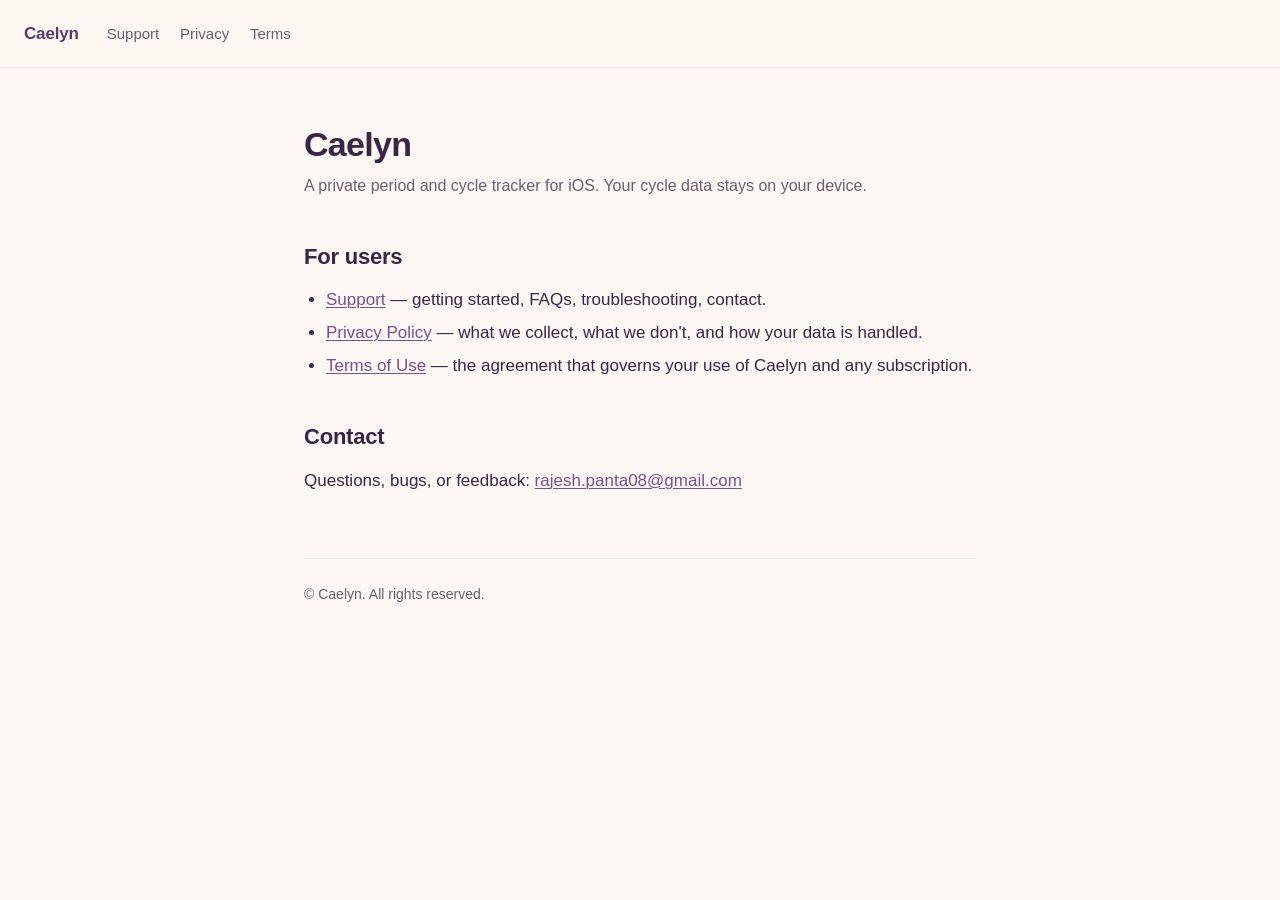
<file: docs/index.html>
<!DOCTYPE html>
<html lang="en">
<head>
  <meta charset="utf-8">
  <meta name="viewport" content="width=device-width, initial-scale=1">
  <title>Caelyn — Legal</title>
  <link rel="stylesheet" href="style.css">
</head>
<body>
  <header class="top">
    <a href="./" class="brand">Caelyn</a>
    <nav>
      <a href="support.html">Support</a>
      <a href="privacy.html">Privacy</a>
      <a href="terms.html">Terms</a>
    </nav>
  </header>
  <main>
    <h1>Caelyn</h1>
    <p class="lede">A private period and cycle tracker for iOS. Your cycle data stays on your device.</p>

    <h2>For users</h2>
    <ul>
      <li><a href="support.html">Support</a> — getting started, FAQs, troubleshooting, contact.</li>
      <li><a href="privacy.html">Privacy Policy</a> — what we collect, what we don't, and how your data is handled.</li>
      <li><a href="terms.html">Terms of Use</a> — the agreement that governs your use of Caelyn and any subscription.</li>
    </ul>

    <h2>Contact</h2>
    <p>Questions, bugs, or feedback: <a href="mailto:rajesh.panta08@gmail.com">rajesh.panta08@gmail.com</a></p>

    <footer>
      © Caelyn. All rights reserved.
    </footer>
  </main>
</body>
</html>
</file>
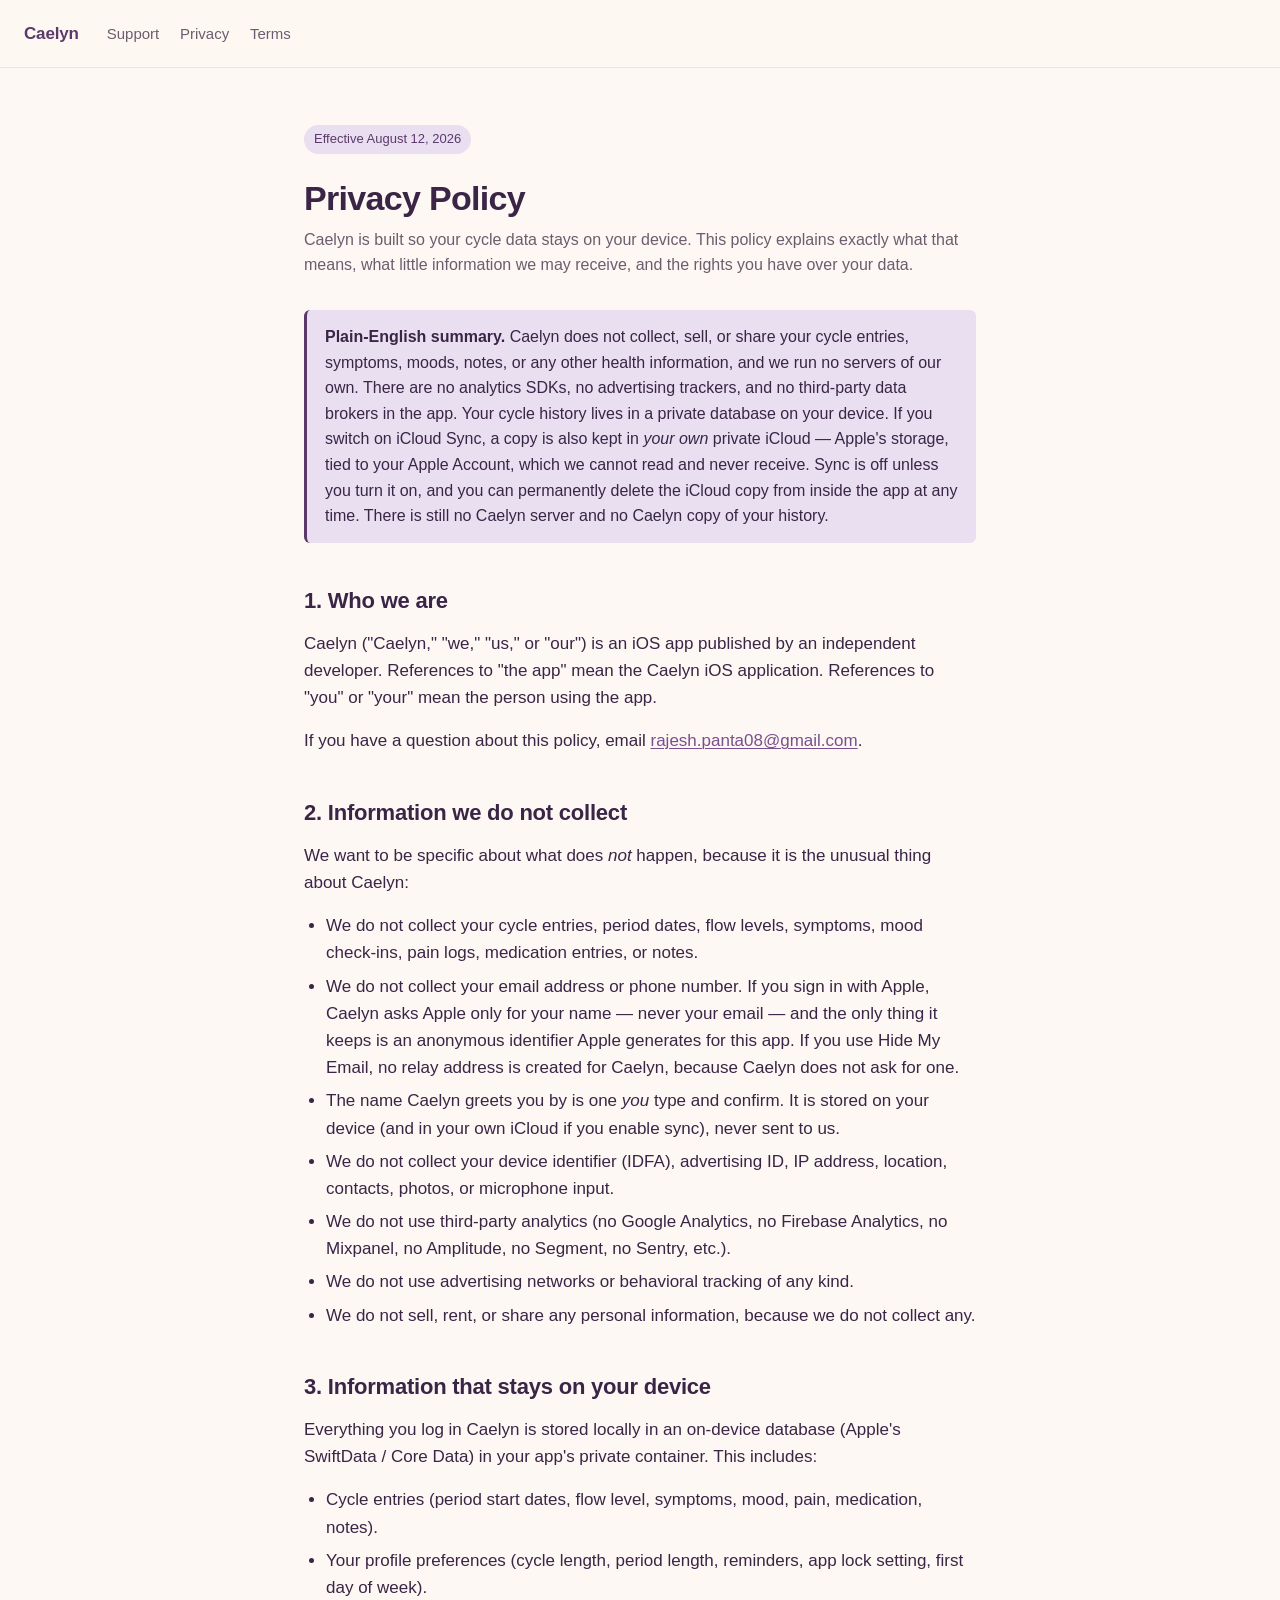
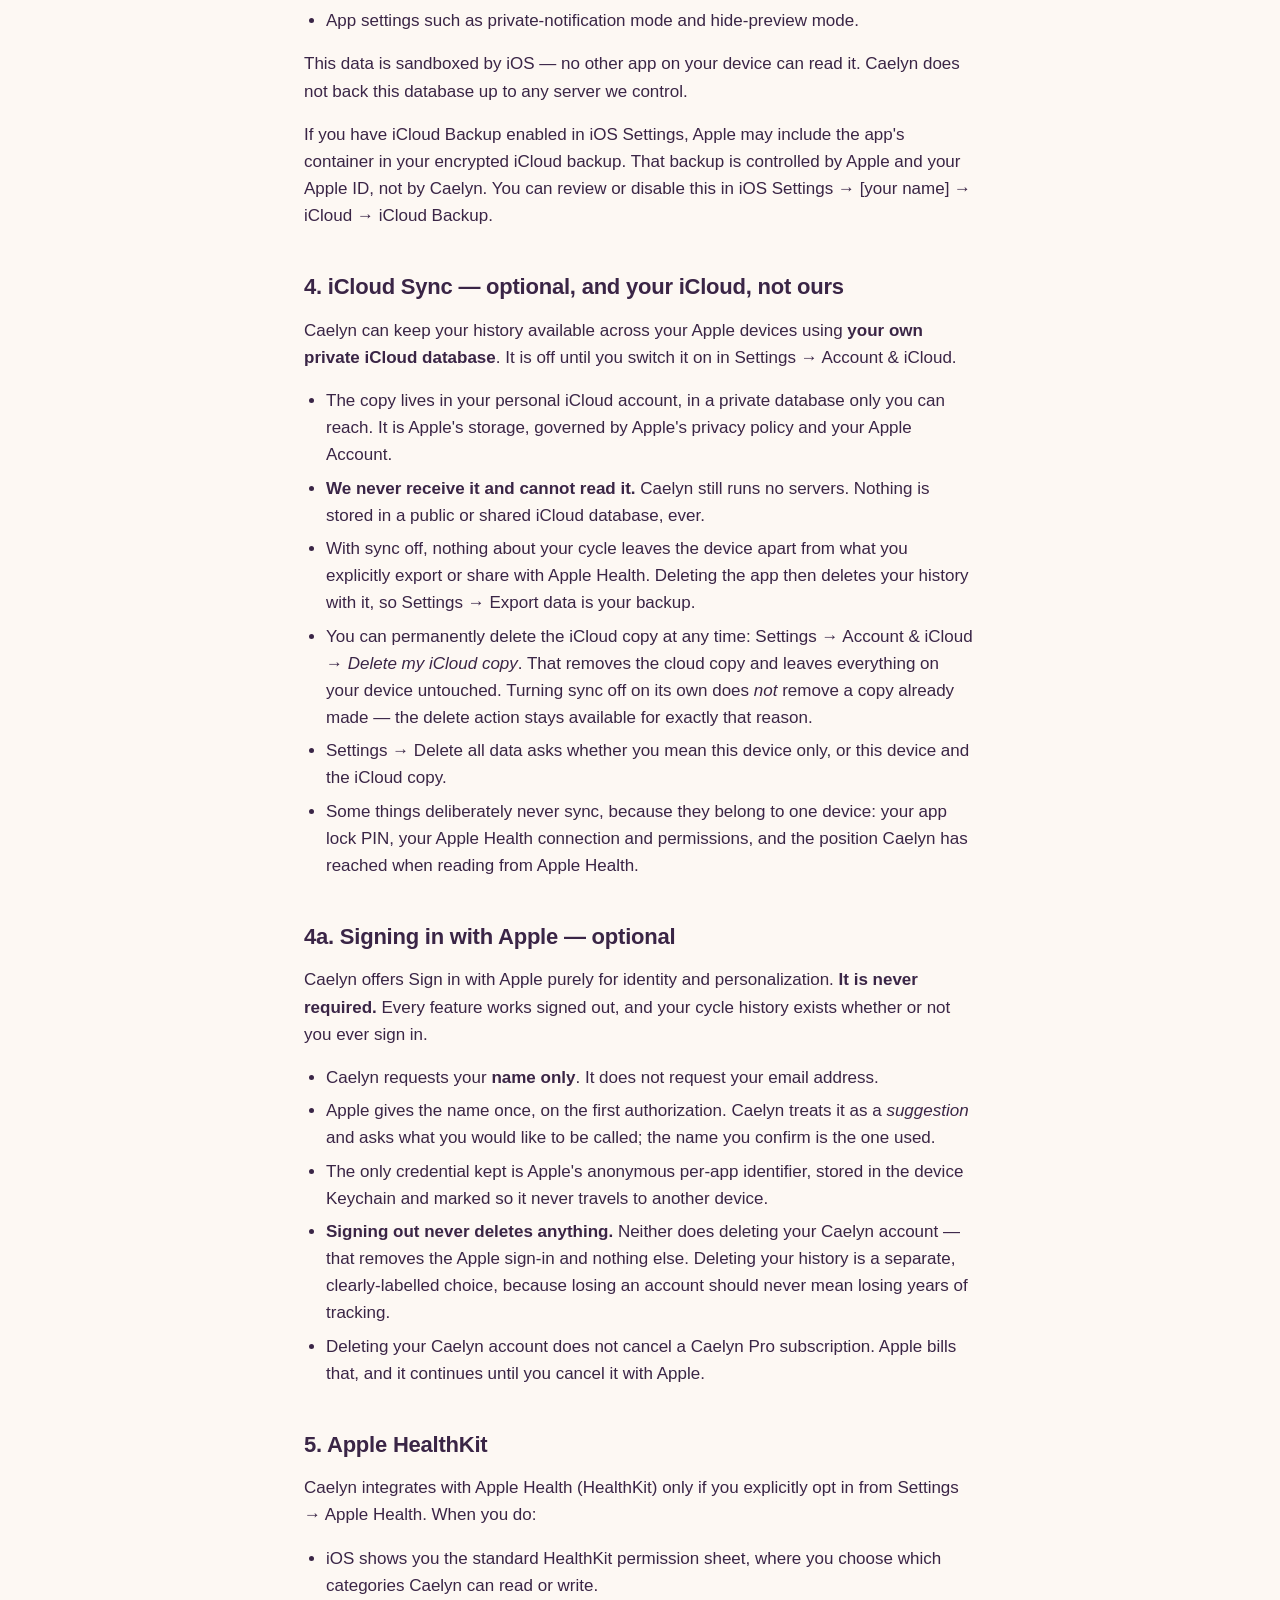
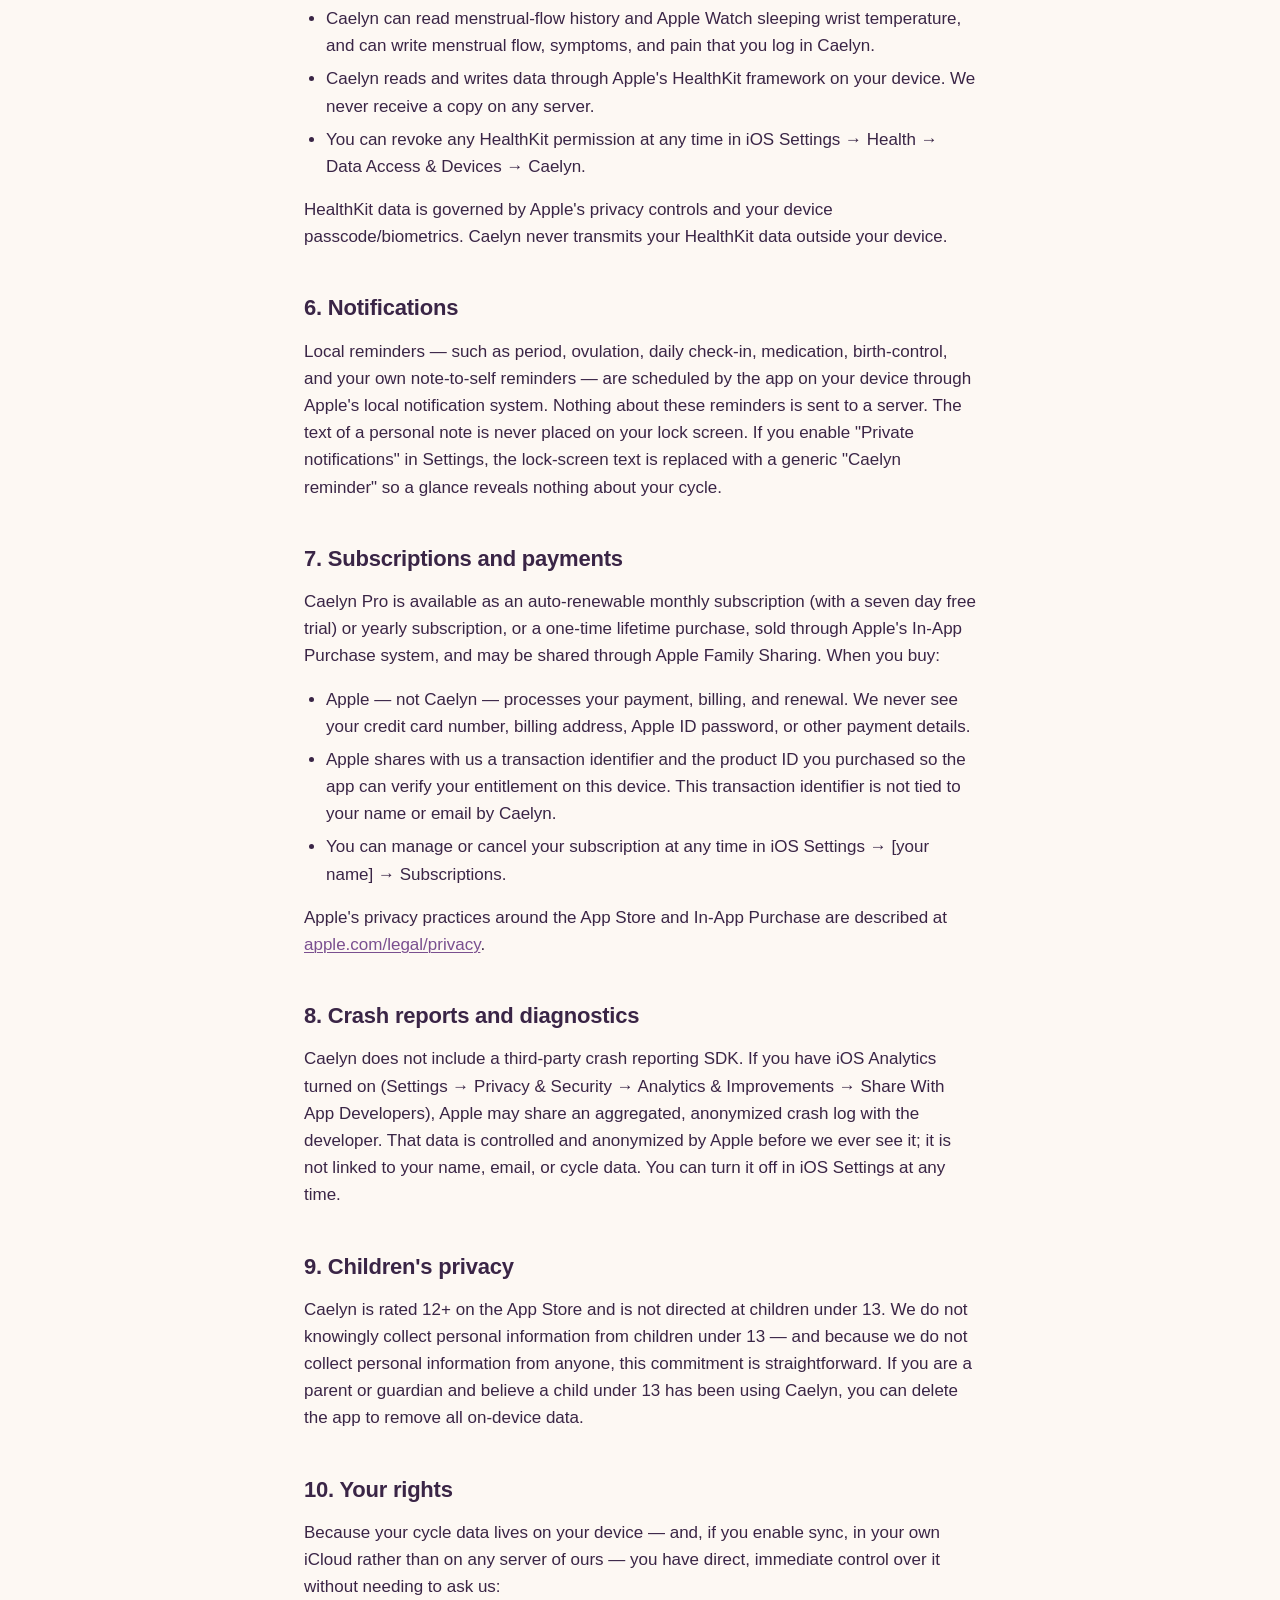
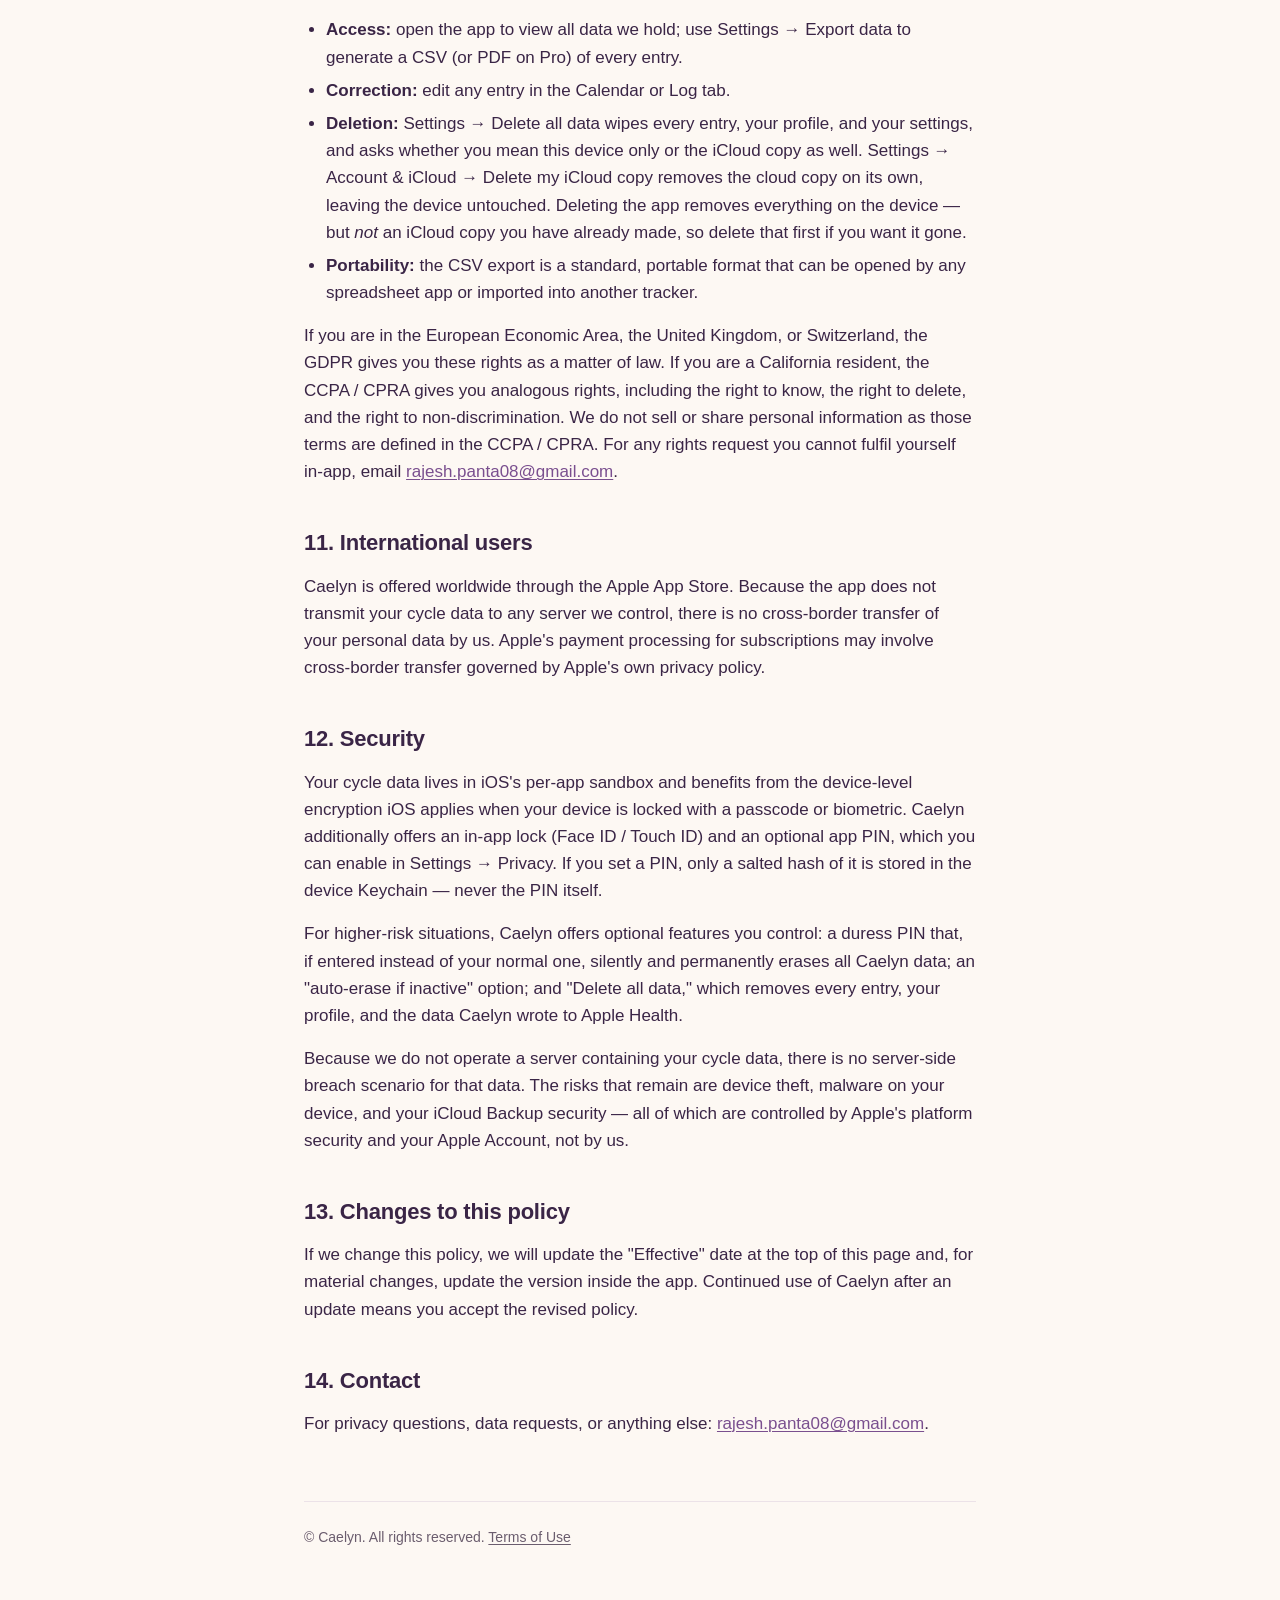
<file: docs/privacy.html>
<!DOCTYPE html>
<html lang="en">
<head>
  <meta charset="utf-8">
  <meta name="viewport" content="width=device-width, initial-scale=1">
  <title>Privacy Policy — Caelyn</title>
  <link rel="stylesheet" href="style.css">
</head>
<body>
  <header class="top">
    <a href="./" class="brand">Caelyn</a>
    <nav>
      <a href="support.html">Support</a>
      <a href="privacy.html">Privacy</a>
      <a href="terms.html">Terms</a>
    </nav>
  </header>
  <main>
    <span class="effective">Effective August 12, 2026</span>
    <h1>Privacy Policy</h1>
    <p class="lede">Caelyn is built so your cycle data stays on your device. This policy explains exactly what that means, what little information we may receive, and the rights you have over your data.</p>

    <div class="callout">
      <strong>Plain‑English summary.</strong> Caelyn does not collect, sell, or share your cycle entries, symptoms, moods, notes, or any other health information, and we run no servers of our own. There are no analytics SDKs, no advertising trackers, and no third‑party data brokers in the app. Your cycle history lives in a private database on your device. If you switch on iCloud Sync, a copy is also kept in <em>your own</em> private iCloud — Apple's storage, tied to your Apple Account, which we cannot read and never receive. Sync is off unless you turn it on, and you can permanently delete the iCloud copy from inside the app at any time. There is still no Caelyn server and no Caelyn copy of your history.
    </div>

    <h2>1. Who we are</h2>
    <p>Caelyn ("Caelyn," "we," "us," or "our") is an iOS app published by an independent developer. References to "the app" mean the Caelyn iOS application. References to "you" or "your" mean the person using the app.</p>
    <p>If you have a question about this policy, email <a href="mailto:rajesh.panta08@gmail.com">rajesh.panta08@gmail.com</a>.</p>

    <h2>2. Information we do not collect</h2>
    <p>We want to be specific about what does <em>not</em> happen, because it is the unusual thing about Caelyn:</p>
    <ul>
      <li>We do not collect your cycle entries, period dates, flow levels, symptoms, mood check‑ins, pain logs, medication entries, or notes.</li>
      <li>We do not collect your email address or phone number. If you sign in with Apple, Caelyn asks Apple only for your name — never your email — and the only thing it keeps is an anonymous identifier Apple generates for this app. If you use Hide My Email, no relay address is created for Caelyn, because Caelyn does not ask for one.</li>
      <li>The name Caelyn greets you by is one <em>you</em> type and confirm. It is stored on your device (and in your own iCloud if you enable sync), never sent to us.</li>
      <li>We do not collect your device identifier (IDFA), advertising ID, IP address, location, contacts, photos, or microphone input.</li>
      <li>We do not use third‑party analytics (no Google Analytics, no Firebase Analytics, no Mixpanel, no Amplitude, no Segment, no Sentry, etc.).</li>
      <li>We do not use advertising networks or behavioral tracking of any kind.</li>
      <li>We do not sell, rent, or share any personal information, because we do not collect any.</li>
    </ul>

    <h2>3. Information that stays on your device</h2>
    <p>Everything you log in Caelyn is stored locally in an on‑device database (Apple's SwiftData / Core Data) in your app's private container. This includes:</p>
    <ul>
      <li>Cycle entries (period start dates, flow level, symptoms, mood, pain, medication, notes).</li>
      <li>Your profile preferences (cycle length, period length, reminders, app lock setting, first day of week).</li>
      <li>App settings such as private‑notification mode and hide‑preview mode.</li>
    </ul>
    <p>This data is sandboxed by iOS — no other app on your device can read it. Caelyn does not back this database up to any server we control.</p>
    <p>If you have iCloud Backup enabled in iOS Settings, Apple may include the app's container in your encrypted iCloud backup. That backup is controlled by Apple and your Apple ID, not by Caelyn. You can review or disable this in iOS Settings → [your name] → iCloud → iCloud Backup.</p>

    <h2>4. iCloud Sync — optional, and your iCloud, not ours</h2>
    <p>Caelyn can keep your history available across your Apple devices using <strong>your own private iCloud database</strong>. It is off until you switch it on in Settings → Account &amp; iCloud.</p>
    <ul>
      <li>The copy lives in your personal iCloud account, in a private database only you can reach. It is Apple's storage, governed by Apple's privacy policy and your Apple Account.</li>
      <li><strong>We never receive it and cannot read it.</strong> Caelyn still runs no servers. Nothing is stored in a public or shared iCloud database, ever.</li>
      <li>With sync off, nothing about your cycle leaves the device apart from what you explicitly export or share with Apple Health. Deleting the app then deletes your history with it, so Settings → Export data is your backup.</li>
      <li>You can permanently delete the iCloud copy at any time: Settings → Account &amp; iCloud → <em>Delete my iCloud copy</em>. That removes the cloud copy and leaves everything on your device untouched. Turning sync off on its own does <em>not</em> remove a copy already made — the delete action stays available for exactly that reason.</li>
      <li>Settings → Delete all data asks whether you mean this device only, or this device and the iCloud copy.</li>
      <li>Some things deliberately never sync, because they belong to one device: your app lock PIN, your Apple Health connection and permissions, and the position Caelyn has reached when reading from Apple Health.</li>
    </ul>

    <h2>4a. Signing in with Apple — optional</h2>
    <p>Caelyn offers Sign in with Apple purely for identity and personalization. <strong>It is never required.</strong> Every feature works signed out, and your cycle history exists whether or not you ever sign in.</p>
    <ul>
      <li>Caelyn requests your <strong>name only</strong>. It does not request your email address.</li>
      <li>Apple gives the name once, on the first authorization. Caelyn treats it as a <em>suggestion</em> and asks what you would like to be called; the name you confirm is the one used.</li>
      <li>The only credential kept is Apple's anonymous per-app identifier, stored in the device Keychain and marked so it never travels to another device.</li>
      <li><strong>Signing out never deletes anything.</strong> Neither does deleting your Caelyn account — that removes the Apple sign-in and nothing else. Deleting your history is a separate, clearly-labelled choice, because losing an account should never mean losing years of tracking.</li>
      <li>Deleting your Caelyn account does not cancel a Caelyn Pro subscription. Apple bills that, and it continues until you cancel it with Apple.</li>
    </ul>

    <h2>5. Apple HealthKit</h2>
    <p>Caelyn integrates with Apple Health (HealthKit) only if you explicitly opt in from Settings → Apple Health. When you do:</p>
    <ul>
      <li>iOS shows you the standard HealthKit permission sheet, where you choose which categories Caelyn can read or write.</li>
      <li>Caelyn can read menstrual-flow history and Apple Watch sleeping wrist temperature, and can write menstrual flow, symptoms, and pain that you log in Caelyn.</li>
      <li>Caelyn reads and writes data through Apple's HealthKit framework on your device. We never receive a copy on any server.</li>
      <li>You can revoke any HealthKit permission at any time in iOS Settings → Health → Data Access &amp; Devices → Caelyn.</li>
    </ul>
    <p>HealthKit data is governed by Apple's privacy controls and your device passcode/biometrics. Caelyn never transmits your HealthKit data outside your device.</p>

    <h2>6. Notifications</h2>
    <p>Local reminders — such as period, ovulation, daily check‑in, medication, birth‑control, and your own note‑to‑self reminders — are scheduled by the app on your device through Apple's local notification system. Nothing about these reminders is sent to a server. The text of a personal note is never placed on your lock screen. If you enable "Private notifications" in Settings, the lock‑screen text is replaced with a generic "Caelyn reminder" so a glance reveals nothing about your cycle.</p>

    <h2>7. Subscriptions and payments</h2>
    <p>Caelyn Pro is available as an auto‑renewable monthly subscription (with a seven day free trial) or yearly subscription, or a one‑time lifetime purchase, sold through Apple's In‑App Purchase system, and may be shared through Apple Family Sharing. When you buy:</p>
    <ul>
      <li>Apple — not Caelyn — processes your payment, billing, and renewal. We never see your credit card number, billing address, Apple ID password, or other payment details.</li>
      <li>Apple shares with us a transaction identifier and the product ID you purchased so the app can verify your entitlement on this device. This transaction identifier is not tied to your name or email by Caelyn.</li>
      <li>You can manage or cancel your subscription at any time in iOS Settings → [your name] → Subscriptions.</li>
    </ul>
    <p>Apple's privacy practices around the App Store and In‑App Purchase are described at <a href="https://www.apple.com/legal/privacy/" target="_blank" rel="noopener">apple.com/legal/privacy</a>.</p>

    <h2>8. Crash reports and diagnostics</h2>
    <p>Caelyn does not include a third‑party crash reporting SDK. If you have iOS Analytics turned on (Settings → Privacy &amp; Security → Analytics &amp; Improvements → Share With App Developers), Apple may share an aggregated, anonymized crash log with the developer. That data is controlled and anonymized by Apple before we ever see it; it is not linked to your name, email, or cycle data. You can turn it off in iOS Settings at any time.</p>

    <h2>9. Children's privacy</h2>
    <p>Caelyn is rated 12+ on the App Store and is not directed at children under 13. We do not knowingly collect personal information from children under 13 — and because we do not collect personal information from anyone, this commitment is straightforward. If you are a parent or guardian and believe a child under 13 has been using Caelyn, you can delete the app to remove all on‑device data.</p>

    <h2>10. Your rights</h2>
    <p>Because your cycle data lives on your device — and, if you enable sync, in your own iCloud rather than on any server of ours — you have direct, immediate control over it without needing to ask us:</p>
    <ul>
      <li><strong>Access:</strong> open the app to view all data we hold; use Settings → Export data to generate a CSV (or PDF on Pro) of every entry.</li>
      <li><strong>Correction:</strong> edit any entry in the Calendar or Log tab.</li>
      <li><strong>Deletion:</strong> Settings → Delete all data wipes every entry, your profile, and your settings, and asks whether you mean this device only or the iCloud copy as well. Settings → Account &amp; iCloud → Delete my iCloud copy removes the cloud copy on its own, leaving the device untouched. Deleting the app removes everything on the device — but <em>not</em> an iCloud copy you have already made, so delete that first if you want it gone.</li>
      <li><strong>Portability:</strong> the CSV export is a standard, portable format that can be opened by any spreadsheet app or imported into another tracker.</li>
    </ul>
    <p>If you are in the European Economic Area, the United Kingdom, or Switzerland, the GDPR gives you these rights as a matter of law. If you are a California resident, the CCPA / CPRA gives you analogous rights, including the right to know, the right to delete, and the right to non‑discrimination. We do not sell or share personal information as those terms are defined in the CCPA / CPRA. For any rights request you cannot fulfil yourself in‑app, email <a href="mailto:rajesh.panta08@gmail.com">rajesh.panta08@gmail.com</a>.</p>

    <h2>11. International users</h2>
    <p>Caelyn is offered worldwide through the Apple App Store. Because the app does not transmit your cycle data to any server we control, there is no cross‑border transfer of your personal data by us. Apple's payment processing for subscriptions may involve cross‑border transfer governed by Apple's own privacy policy.</p>

    <h2>12. Security</h2>
    <p>Your cycle data lives in iOS's per‑app sandbox and benefits from the device‑level encryption iOS applies when your device is locked with a passcode or biometric. Caelyn additionally offers an in‑app lock (Face ID / Touch ID) and an optional app PIN, which you can enable in Settings → Privacy. If you set a PIN, only a salted hash of it is stored in the device Keychain — never the PIN itself.</p>
    <p>For higher‑risk situations, Caelyn offers optional features you control: a duress PIN that, if entered instead of your normal one, silently and permanently erases all Caelyn data; an "auto‑erase if inactive" option; and "Delete all data," which removes every entry, your profile, and the data Caelyn wrote to Apple Health.</p>
    <p>Because we do not operate a server containing your cycle data, there is no server‑side breach scenario for that data. The risks that remain are device theft, malware on your device, and your iCloud Backup security — all of which are controlled by Apple's platform security and your Apple Account, not by us.</p>

    <h2>13. Changes to this policy</h2>
    <p>If we change this policy, we will update the "Effective" date at the top of this page and, for material changes, update the version inside the app. Continued use of Caelyn after an update means you accept the revised policy.</p>

    <h2>14. Contact</h2>
    <p>For privacy questions, data requests, or anything else: <a href="mailto:rajesh.panta08@gmail.com">rajesh.panta08@gmail.com</a>.</p>

    <footer>
      © Caelyn. All rights reserved. <a href="terms.html">Terms of Use</a>
    </footer>
  </main>
</body>
</html>
</file>
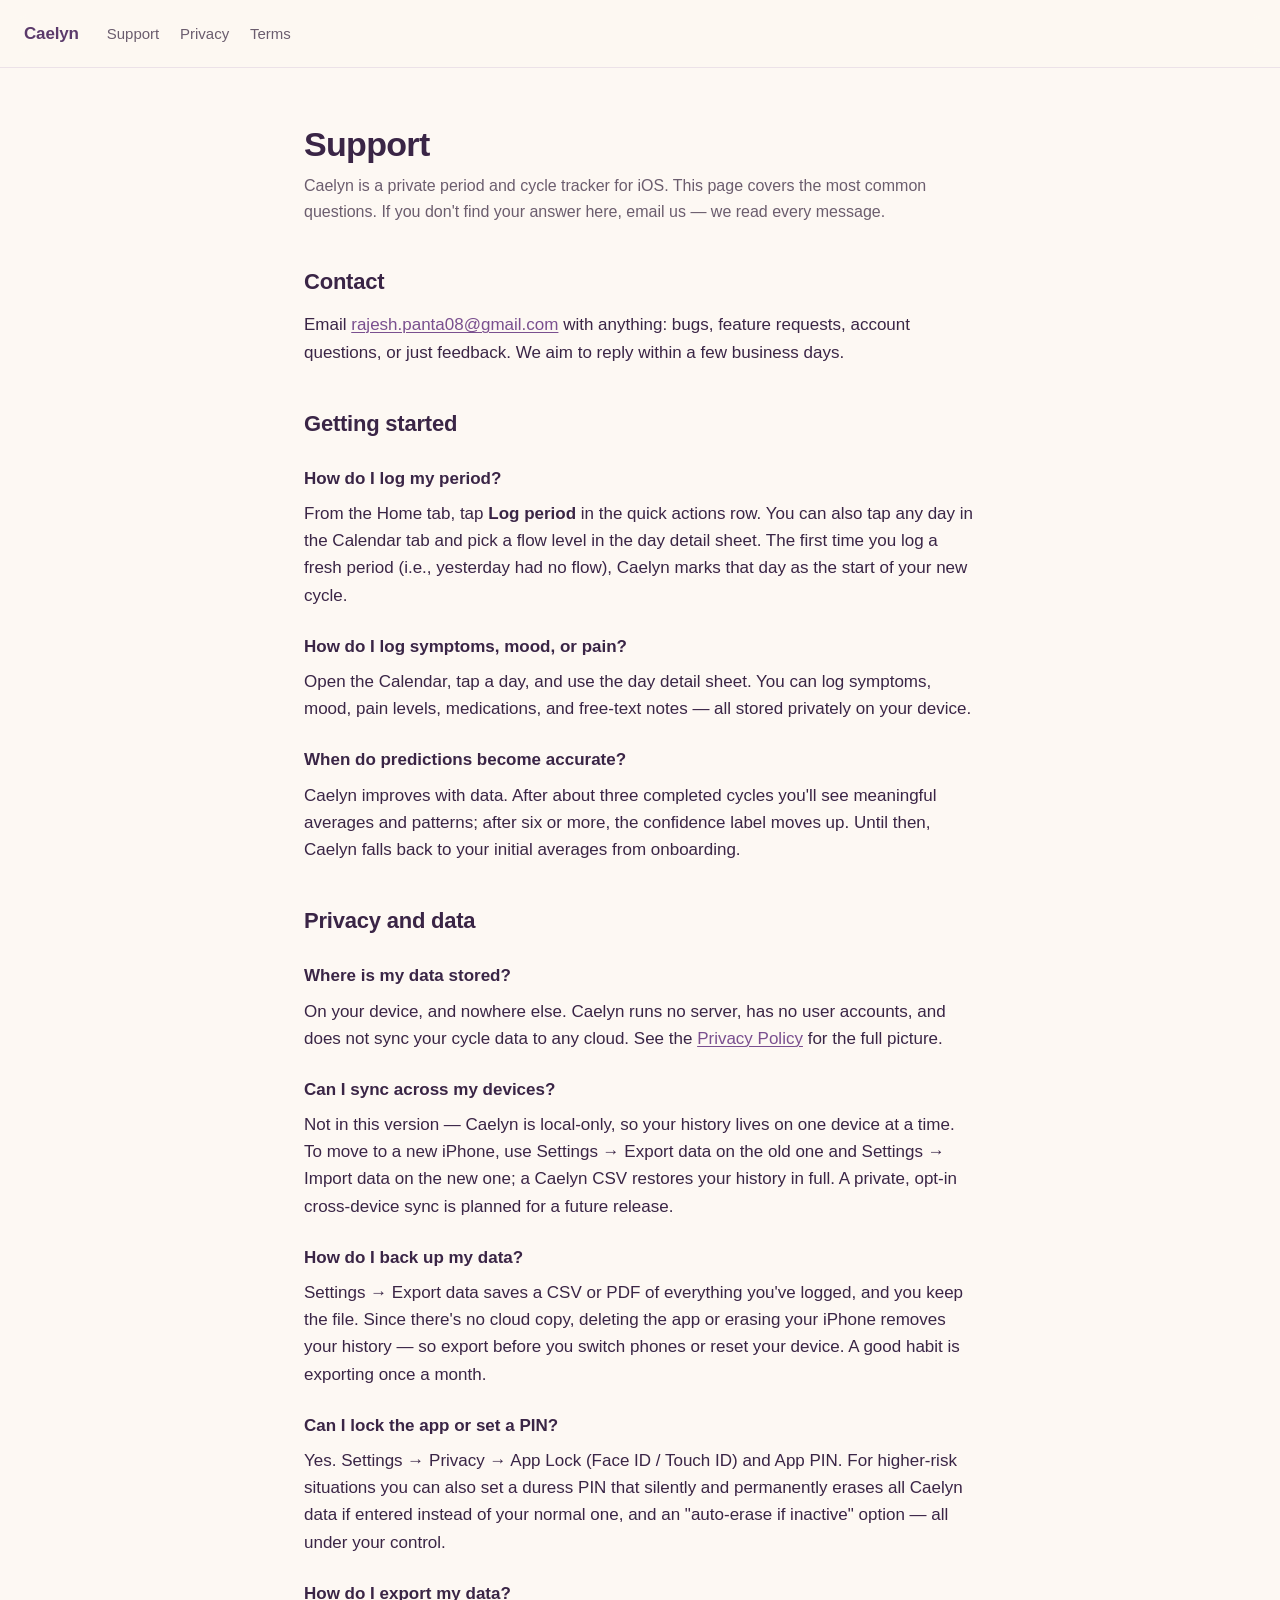
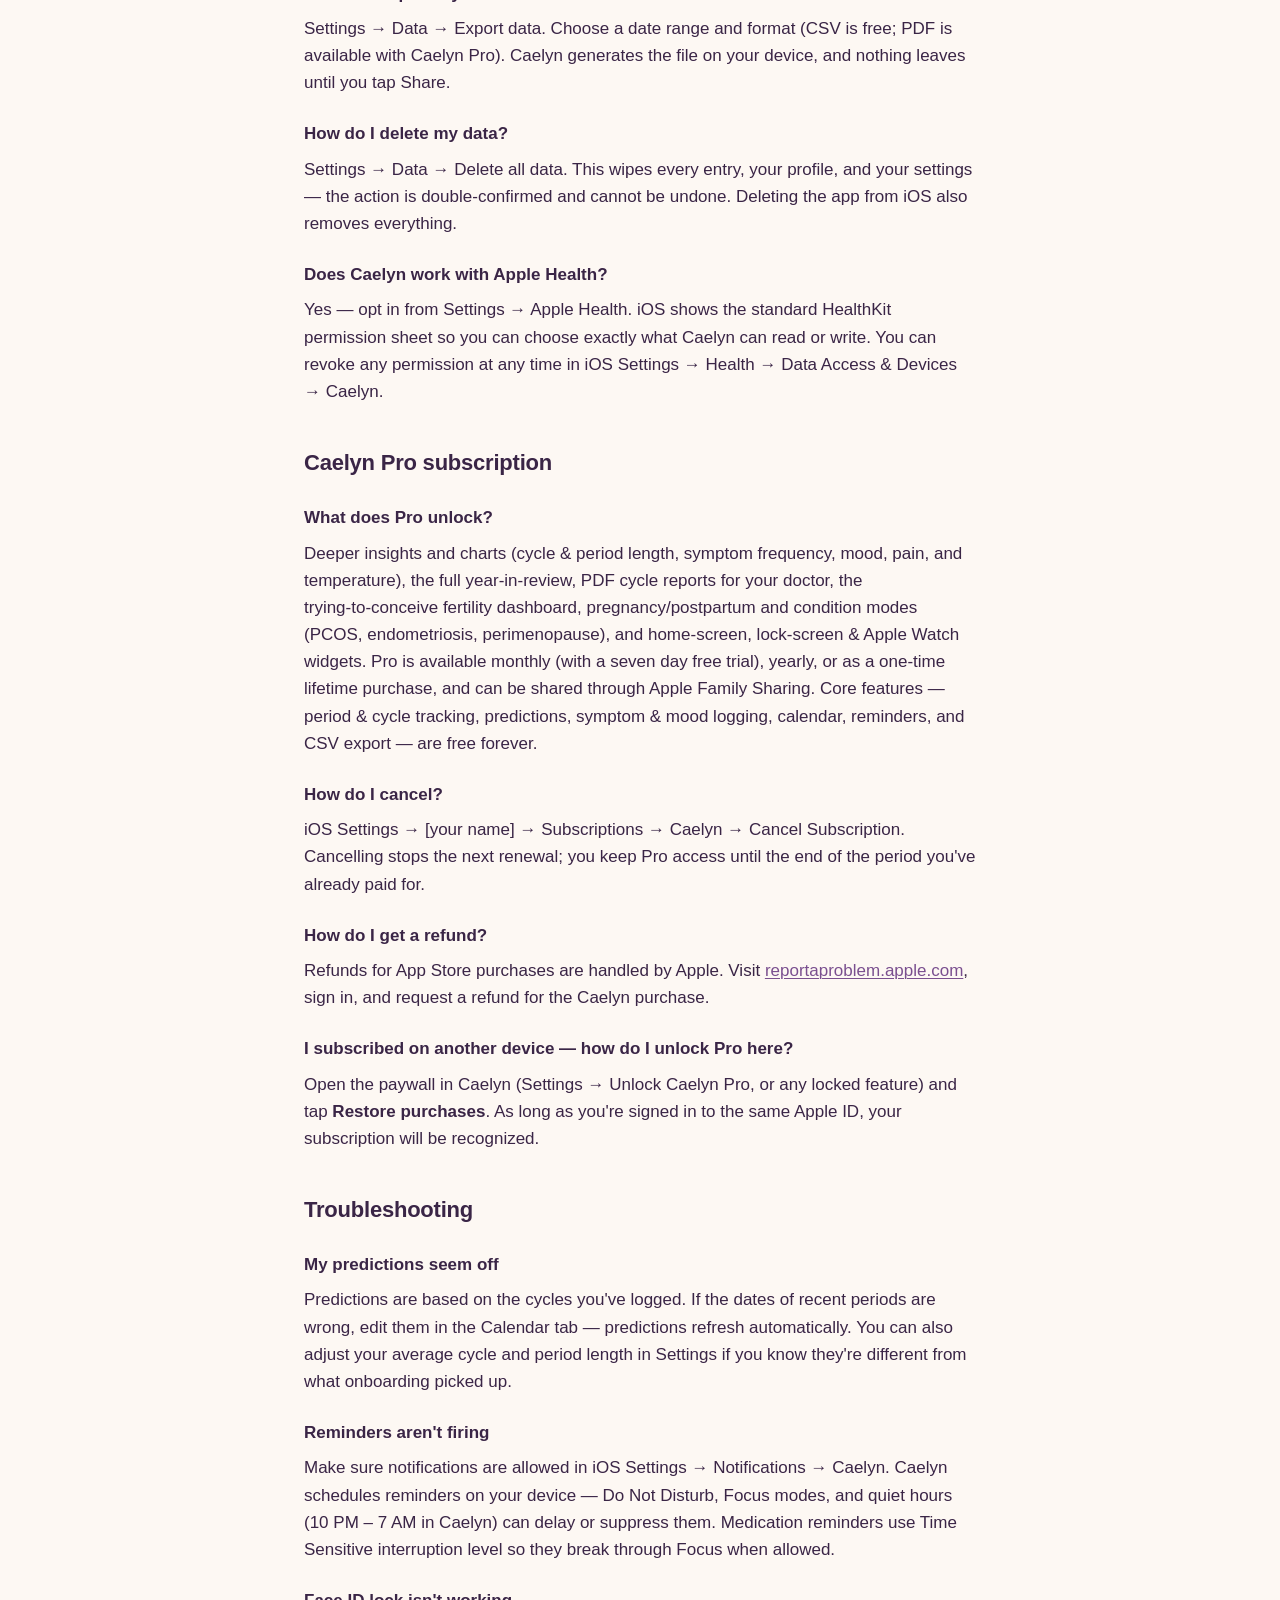
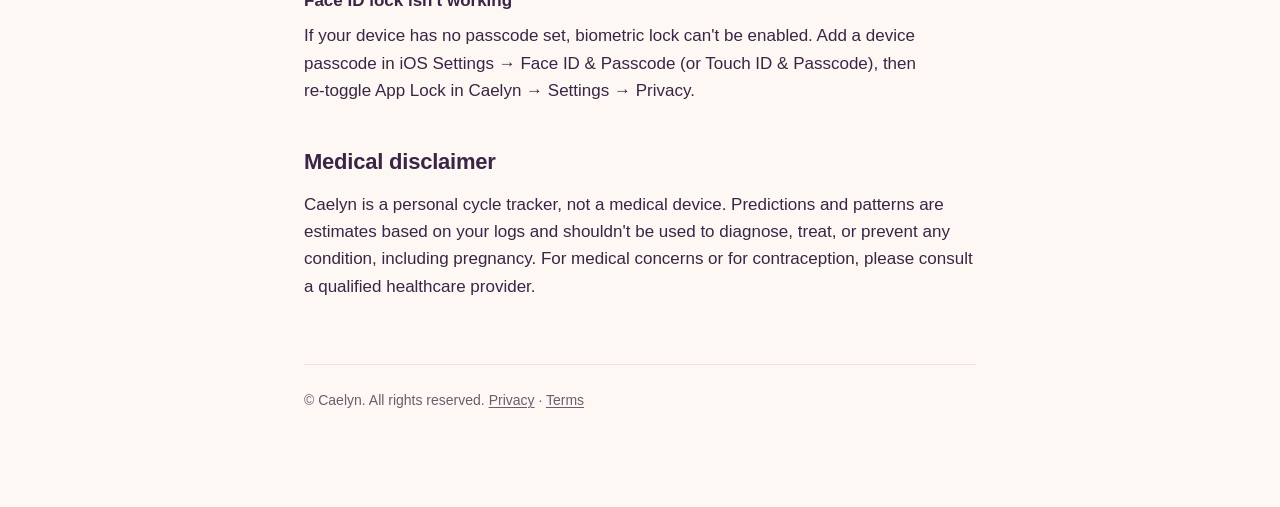
<file: docs/support.html>
<!DOCTYPE html>
<html lang="en">
<head>
  <meta charset="utf-8">
  <meta name="viewport" content="width=device-width, initial-scale=1">
  <title>Support — Caelyn</title>
  <link rel="stylesheet" href="style.css">
</head>
<body>
  <header class="top">
    <a href="./" class="brand">Caelyn</a>
    <nav>
      <a href="support.html">Support</a>
      <a href="privacy.html">Privacy</a>
      <a href="terms.html">Terms</a>
    </nav>
  </header>
  <main>
    <h1>Support</h1>
    <p class="lede">Caelyn is a private period and cycle tracker for iOS. This page covers the most common questions. If you don't find your answer here, email us — we read every message.</p>

    <h2>Contact</h2>
    <p>Email <a href="mailto:rajesh.panta08@gmail.com">rajesh.panta08@gmail.com</a> with anything: bugs, feature requests, account questions, or just feedback. We aim to reply within a few business days.</p>

    <h2>Getting started</h2>
    <h3>How do I log my period?</h3>
    <p>From the Home tab, tap <strong>Log period</strong> in the quick actions row. You can also tap any day in the Calendar tab and pick a flow level in the day detail sheet. The first time you log a fresh period (i.e., yesterday had no flow), Caelyn marks that day as the start of your new cycle.</p>

    <h3>How do I log symptoms, mood, or pain?</h3>
    <p>Open the Calendar, tap a day, and use the day detail sheet. You can log symptoms, mood, pain levels, medications, and free‑text notes — all stored privately on your device.</p>

    <h3>When do predictions become accurate?</h3>
    <p>Caelyn improves with data. After about three completed cycles you'll see meaningful averages and patterns; after six or more, the confidence label moves up. Until then, Caelyn falls back to your initial averages from onboarding.</p>

    <h2>Privacy and data</h2>
    <h3>Where is my data stored?</h3>
    <p>On your device, and nowhere else. Caelyn runs no server, has no user accounts, and does not sync your cycle data to any cloud. See the <a href="privacy.html">Privacy Policy</a> for the full picture.</p>

    <h3>Can I sync across my devices?</h3>
    <p>Not in this version — Caelyn is local-only, so your history lives on one device at a time. To move to a new iPhone, use Settings → Export data on the old one and Settings → Import data on the new one; a Caelyn CSV restores your history in full. A private, opt-in cross-device sync is planned for a future release.</p>

    <h3>How do I back up my data?</h3>
    <p>Settings → Export data saves a CSV or PDF of everything you've logged, and you keep the file. Since there's no cloud copy, deleting the app or erasing your iPhone removes your history — so export before you switch phones or reset your device. A good habit is exporting once a month.</p>

    <h3>Can I lock the app or set a PIN?</h3>
    <p>Yes. Settings → Privacy → App Lock (Face ID / Touch ID) and App PIN. For higher‑risk situations you can also set a duress PIN that silently and permanently erases all Caelyn data if entered instead of your normal one, and an "auto‑erase if inactive" option — all under your control.</p>

    <h3>How do I export my data?</h3>
    <p>Settings → Data → Export data. Choose a date range and format (CSV is free; PDF is available with Caelyn Pro). Caelyn generates the file on your device, and nothing leaves until you tap Share.</p>

    <h3>How do I delete my data?</h3>
    <p>Settings → Data → Delete all data. This wipes every entry, your profile, and your settings — the action is double‑confirmed and cannot be undone. Deleting the app from iOS also removes everything.</p>

    <h3>Does Caelyn work with Apple Health?</h3>
    <p>Yes — opt in from Settings → Apple Health. iOS shows the standard HealthKit permission sheet so you can choose exactly what Caelyn can read or write. You can revoke any permission at any time in iOS Settings → Health → Data Access &amp; Devices → Caelyn.</p>

    <h2>Caelyn Pro subscription</h2>
    <h3>What does Pro unlock?</h3>
    <p>Deeper insights and charts (cycle &amp; period length, symptom frequency, mood, pain, and temperature), the full year‑in‑review, PDF cycle reports for your doctor, the trying‑to‑conceive fertility dashboard, pregnancy/postpartum and condition modes (PCOS, endometriosis, perimenopause), and home‑screen, lock‑screen &amp; Apple Watch widgets. Pro is available monthly (with a seven day free trial), yearly, or as a one‑time lifetime purchase, and can be shared through Apple Family Sharing. Core features — period &amp; cycle tracking, predictions, symptom &amp; mood logging, calendar, reminders, and CSV export — are free forever.</p>

    <h3>How do I cancel?</h3>
    <p>iOS Settings → [your name] → Subscriptions → Caelyn → Cancel Subscription. Cancelling stops the next renewal; you keep Pro access until the end of the period you've already paid for.</p>

    <h3>How do I get a refund?</h3>
    <p>Refunds for App Store purchases are handled by Apple. Visit <a href="https://reportaproblem.apple.com" target="_blank" rel="noopener">reportaproblem.apple.com</a>, sign in, and request a refund for the Caelyn purchase.</p>

    <h3>I subscribed on another device — how do I unlock Pro here?</h3>
    <p>Open the paywall in Caelyn (Settings → Unlock Caelyn Pro, or any locked feature) and tap <strong>Restore purchases</strong>. As long as you're signed in to the same Apple ID, your subscription will be recognized.</p>

    <h2>Troubleshooting</h2>
    <h3>My predictions seem off</h3>
    <p>Predictions are based on the cycles you've logged. If the dates of recent periods are wrong, edit them in the Calendar tab — predictions refresh automatically. You can also adjust your average cycle and period length in Settings if you know they're different from what onboarding picked up.</p>

    <h3>Reminders aren't firing</h3>
    <p>Make sure notifications are allowed in iOS Settings → Notifications → Caelyn. Caelyn schedules reminders on your device — Do Not Disturb, Focus modes, and quiet hours (10 PM – 7 AM in Caelyn) can delay or suppress them. Medication reminders use Time Sensitive interruption level so they break through Focus when allowed.</p>

    <h3>Face ID lock isn't working</h3>
    <p>If your device has no passcode set, biometric lock can't be enabled. Add a device passcode in iOS Settings → Face ID &amp; Passcode (or Touch ID &amp; Passcode), then re‑toggle App Lock in Caelyn → Settings → Privacy.</p>

    <h2>Medical disclaimer</h2>
    <p>Caelyn is a personal cycle tracker, not a medical device. Predictions and patterns are estimates based on your logs and shouldn't be used to diagnose, treat, or prevent any condition, including pregnancy. For medical concerns or for contraception, please consult a qualified healthcare provider.</p>

    <footer>
      © Caelyn. All rights reserved. <a href="privacy.html">Privacy</a> · <a href="terms.html">Terms</a>
    </footer>
  </main>
</body>
</html>
</file>
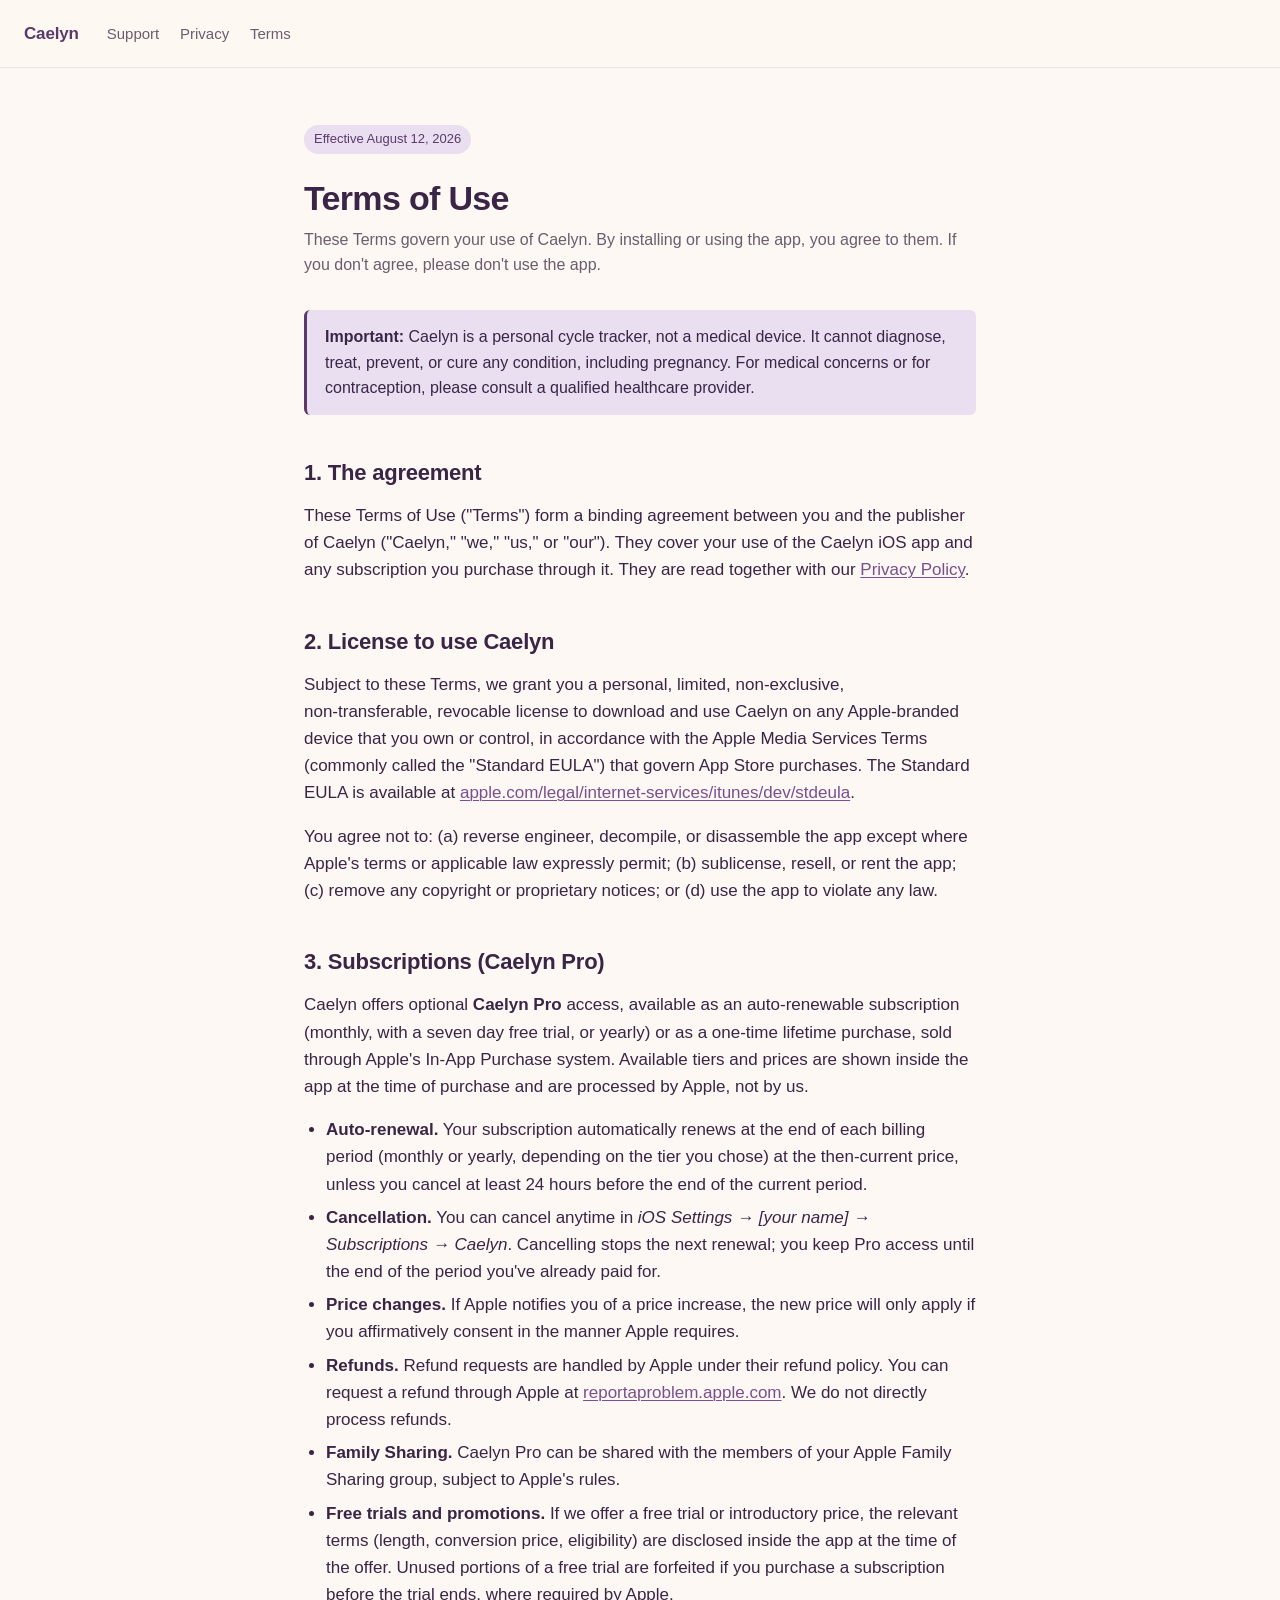
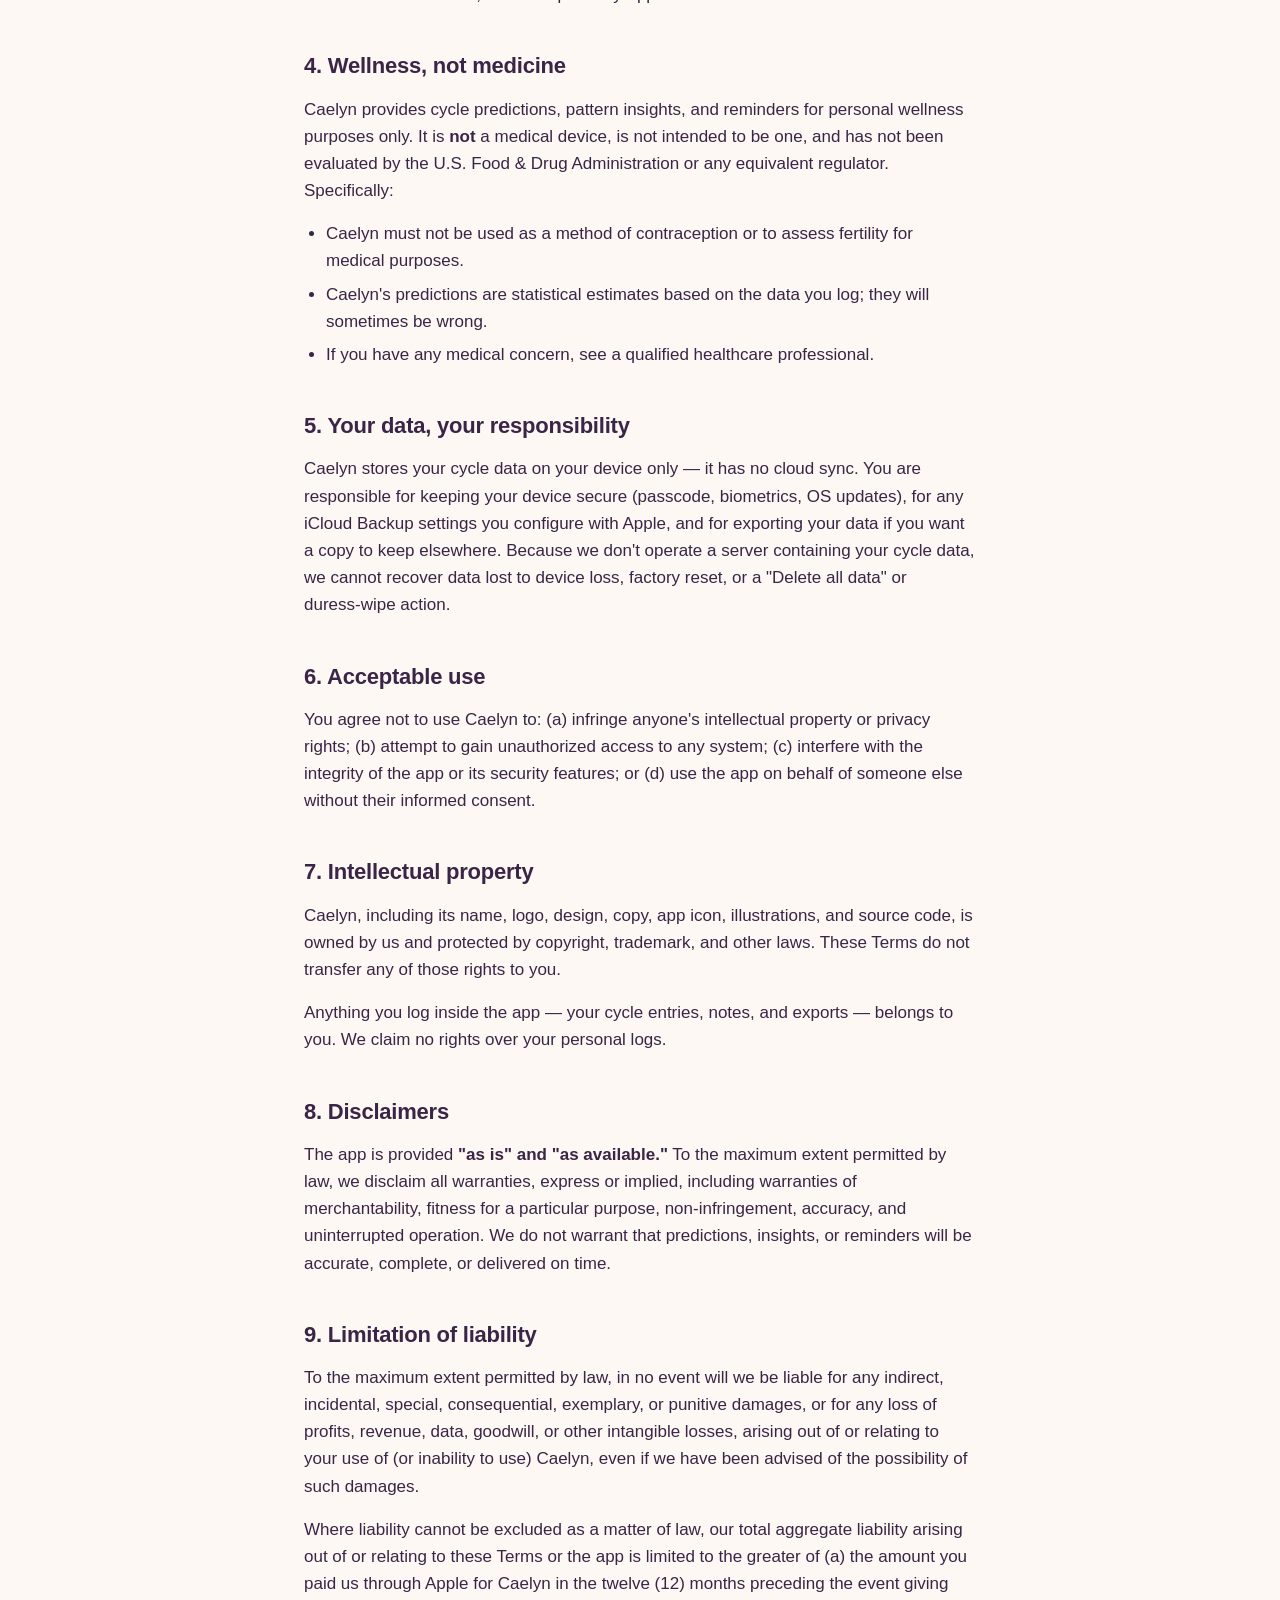
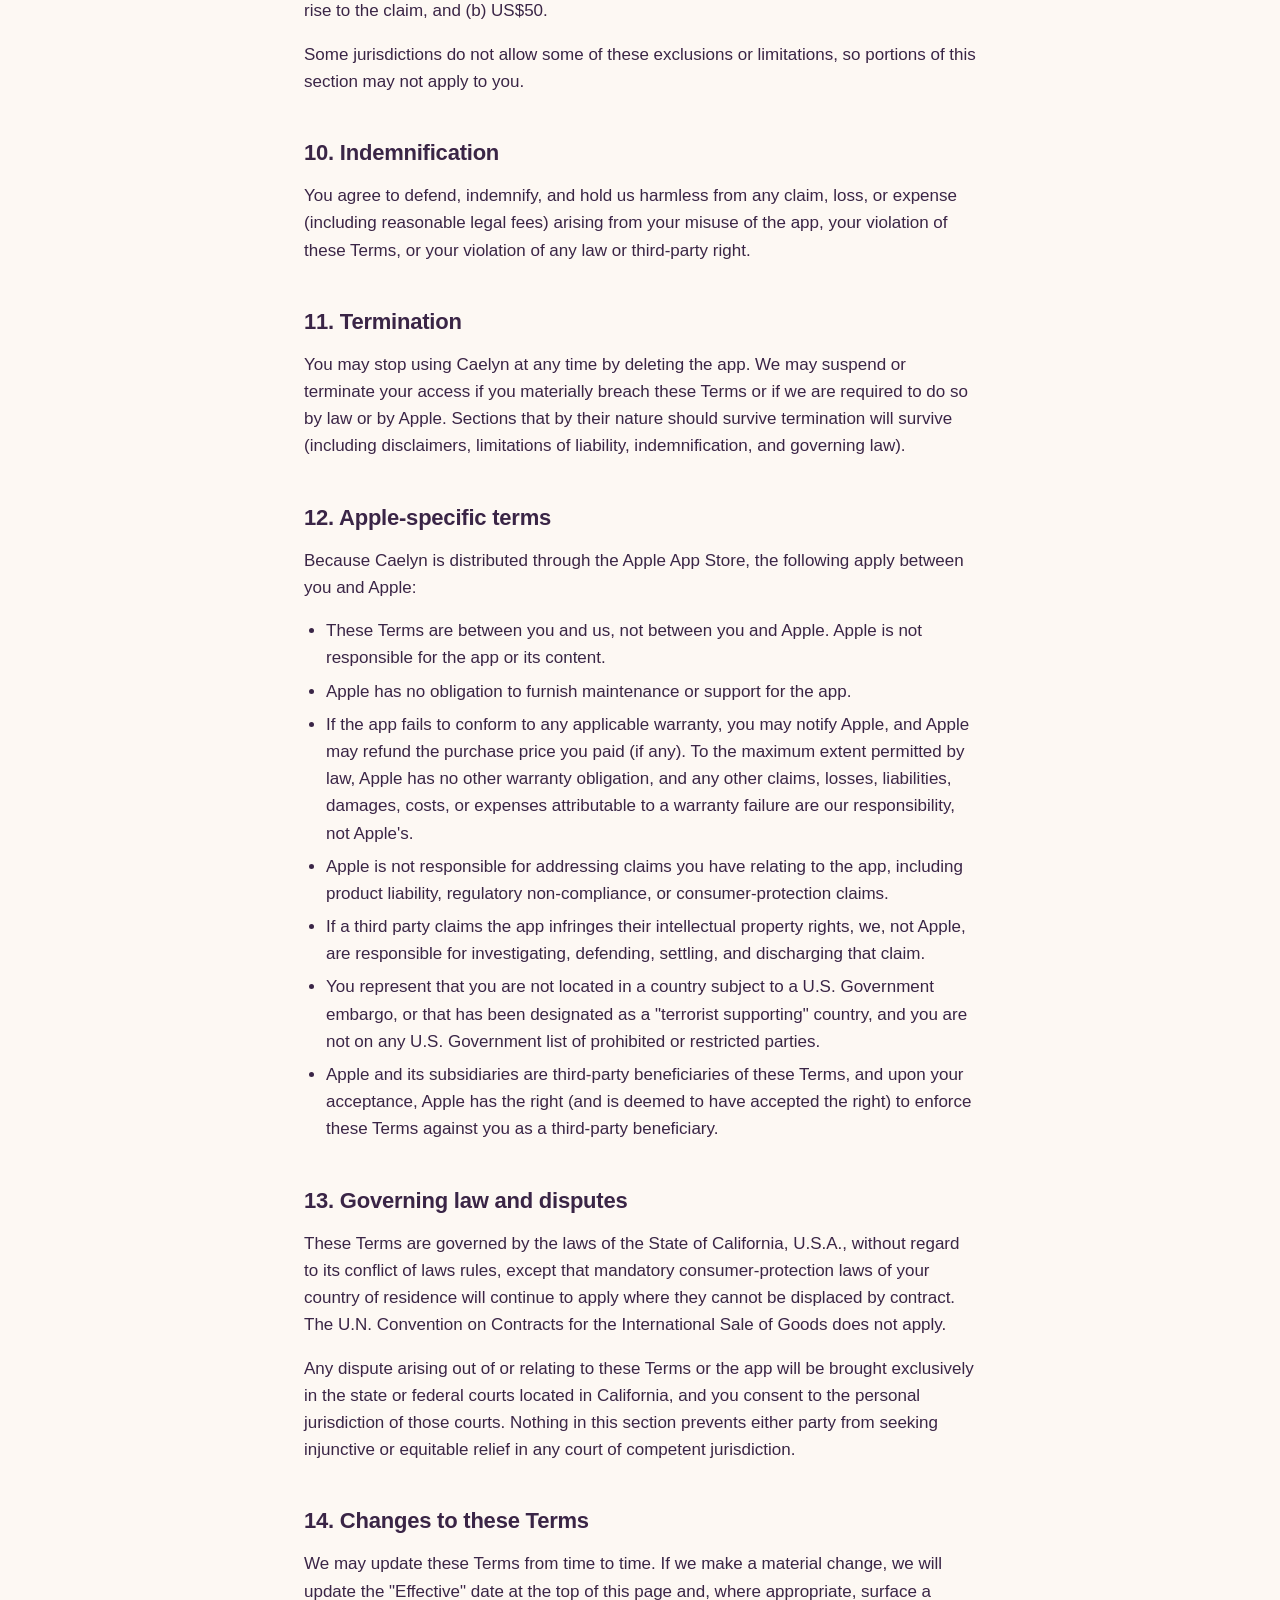
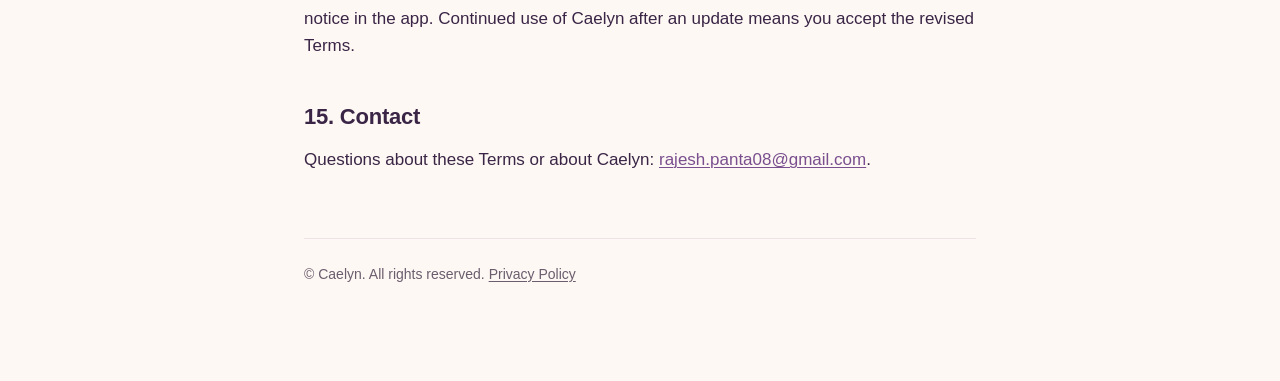
<file: docs/terms.html>
<!DOCTYPE html>
<html lang="en">
<head>
  <meta charset="utf-8">
  <meta name="viewport" content="width=device-width, initial-scale=1">
  <title>Terms of Use — Caelyn</title>
  <link rel="stylesheet" href="style.css">
</head>
<body>
  <header class="top">
    <a href="./" class="brand">Caelyn</a>
    <nav>
      <a href="support.html">Support</a>
      <a href="privacy.html">Privacy</a>
      <a href="terms.html">Terms</a>
    </nav>
  </header>
  <main>
    <span class="effective">Effective August 12, 2026</span>
    <h1>Terms of Use</h1>
    <p class="lede">These Terms govern your use of Caelyn. By installing or using the app, you agree to them. If you don't agree, please don't use the app.</p>

    <div class="callout">
      <strong>Important:</strong> Caelyn is a personal cycle tracker, not a medical device. It cannot diagnose, treat, prevent, or cure any condition, including pregnancy. For medical concerns or for contraception, please consult a qualified healthcare provider.
    </div>

    <h2>1. The agreement</h2>
    <p>These Terms of Use ("Terms") form a binding agreement between you and the publisher of Caelyn ("Caelyn," "we," "us," or "our"). They cover your use of the Caelyn iOS app and any subscription you purchase through it. They are read together with our <a href="privacy.html">Privacy Policy</a>.</p>

    <h2>2. License to use Caelyn</h2>
    <p>Subject to these Terms, we grant you a personal, limited, non‑exclusive, non‑transferable, revocable license to download and use Caelyn on any Apple‑branded device that you own or control, in accordance with the Apple Media Services Terms (commonly called the "Standard EULA") that govern App Store purchases. The Standard EULA is available at <a href="https://www.apple.com/legal/internet-services/itunes/dev/stdeula/" target="_blank" rel="noopener">apple.com/legal/internet-services/itunes/dev/stdeula</a>.</p>
    <p>You agree not to: (a) reverse engineer, decompile, or disassemble the app except where Apple's terms or applicable law expressly permit; (b) sublicense, resell, or rent the app; (c) remove any copyright or proprietary notices; or (d) use the app to violate any law.</p>

    <h2>3. Subscriptions (Caelyn Pro)</h2>
    <p>Caelyn offers optional <strong>Caelyn Pro</strong> access, available as an auto‑renewable subscription (monthly, with a seven day free trial, or yearly) or as a one‑time lifetime purchase, sold through Apple's In‑App Purchase system. Available tiers and prices are shown inside the app at the time of purchase and are processed by Apple, not by us.</p>
    <ul>
      <li><strong>Auto‑renewal.</strong> Your subscription automatically renews at the end of each billing period (monthly or yearly, depending on the tier you chose) at the then‑current price, unless you cancel at least 24 hours before the end of the current period.</li>
      <li><strong>Cancellation.</strong> You can cancel anytime in <em>iOS Settings → [your name] → Subscriptions → Caelyn</em>. Cancelling stops the next renewal; you keep Pro access until the end of the period you've already paid for.</li>
      <li><strong>Price changes.</strong> If Apple notifies you of a price increase, the new price will only apply if you affirmatively consent in the manner Apple requires.</li>
      <li><strong>Refunds.</strong> Refund requests are handled by Apple under their refund policy. You can request a refund through Apple at <a href="https://reportaproblem.apple.com" target="_blank" rel="noopener">reportaproblem.apple.com</a>. We do not directly process refunds.</li>
      <li><strong>Family Sharing.</strong> Caelyn Pro can be shared with the members of your Apple Family Sharing group, subject to Apple's rules.</li>
      <li><strong>Free trials and promotions.</strong> If we offer a free trial or introductory price, the relevant terms (length, conversion price, eligibility) are disclosed inside the app at the time of the offer. Unused portions of a free trial are forfeited if you purchase a subscription before the trial ends, where required by Apple.</li>
    </ul>

    <h2>4. Wellness, not medicine</h2>
    <p>Caelyn provides cycle predictions, pattern insights, and reminders for personal wellness purposes only. It is <strong>not</strong> a medical device, is not intended to be one, and has not been evaluated by the U.S. Food &amp; Drug Administration or any equivalent regulator. Specifically:</p>
    <ul>
      <li>Caelyn must not be used as a method of contraception or to assess fertility for medical purposes.</li>
      <li>Caelyn's predictions are statistical estimates based on the data you log; they will sometimes be wrong.</li>
      <li>If you have any medical concern, see a qualified healthcare professional.</li>
    </ul>

    <h2>5. Your data, your responsibility</h2>
    <p>Caelyn stores your cycle data on your device only — it has no cloud sync. You are responsible for keeping your device secure (passcode, biometrics, OS updates), for any iCloud Backup settings you configure with Apple, and for exporting your data if you want a copy to keep elsewhere. Because we don't operate a server containing your cycle data, we cannot recover data lost to device loss, factory reset, or a "Delete all data" or duress‑wipe action.</p>

    <h2>6. Acceptable use</h2>
    <p>You agree not to use Caelyn to: (a) infringe anyone's intellectual property or privacy rights; (b) attempt to gain unauthorized access to any system; (c) interfere with the integrity of the app or its security features; or (d) use the app on behalf of someone else without their informed consent.</p>

    <h2>7. Intellectual property</h2>
    <p>Caelyn, including its name, logo, design, copy, app icon, illustrations, and source code, is owned by us and protected by copyright, trademark, and other laws. These Terms do not transfer any of those rights to you.</p>
    <p>Anything you log inside the app — your cycle entries, notes, and exports — belongs to you. We claim no rights over your personal logs.</p>

    <h2>8. Disclaimers</h2>
    <p>The app is provided <strong>"as is" and "as available."</strong> To the maximum extent permitted by law, we disclaim all warranties, express or implied, including warranties of merchantability, fitness for a particular purpose, non‑infringement, accuracy, and uninterrupted operation. We do not warrant that predictions, insights, or reminders will be accurate, complete, or delivered on time.</p>

    <h2>9. Limitation of liability</h2>
    <p>To the maximum extent permitted by law, in no event will we be liable for any indirect, incidental, special, consequential, exemplary, or punitive damages, or for any loss of profits, revenue, data, goodwill, or other intangible losses, arising out of or relating to your use of (or inability to use) Caelyn, even if we have been advised of the possibility of such damages.</p>
    <p>Where liability cannot be excluded as a matter of law, our total aggregate liability arising out of or relating to these Terms or the app is limited to the greater of (a) the amount you paid us through Apple for Caelyn in the twelve (12) months preceding the event giving rise to the claim, and (b) US$50.</p>
    <p>Some jurisdictions do not allow some of these exclusions or limitations, so portions of this section may not apply to you.</p>

    <h2>10. Indemnification</h2>
    <p>You agree to defend, indemnify, and hold us harmless from any claim, loss, or expense (including reasonable legal fees) arising from your misuse of the app, your violation of these Terms, or your violation of any law or third‑party right.</p>

    <h2>11. Termination</h2>
    <p>You may stop using Caelyn at any time by deleting the app. We may suspend or terminate your access if you materially breach these Terms or if we are required to do so by law or by Apple. Sections that by their nature should survive termination will survive (including disclaimers, limitations of liability, indemnification, and governing law).</p>

    <h2>12. Apple‑specific terms</h2>
    <p>Because Caelyn is distributed through the Apple App Store, the following apply between you and Apple:</p>
    <ul>
      <li>These Terms are between you and us, not between you and Apple. Apple is not responsible for the app or its content.</li>
      <li>Apple has no obligation to furnish maintenance or support for the app.</li>
      <li>If the app fails to conform to any applicable warranty, you may notify Apple, and Apple may refund the purchase price you paid (if any). To the maximum extent permitted by law, Apple has no other warranty obligation, and any other claims, losses, liabilities, damages, costs, or expenses attributable to a warranty failure are our responsibility, not Apple's.</li>
      <li>Apple is not responsible for addressing claims you have relating to the app, including product liability, regulatory non‑compliance, or consumer‑protection claims.</li>
      <li>If a third party claims the app infringes their intellectual property rights, we, not Apple, are responsible for investigating, defending, settling, and discharging that claim.</li>
      <li>You represent that you are not located in a country subject to a U.S. Government embargo, or that has been designated as a "terrorist supporting" country, and you are not on any U.S. Government list of prohibited or restricted parties.</li>
      <li>Apple and its subsidiaries are third‑party beneficiaries of these Terms, and upon your acceptance, Apple has the right (and is deemed to have accepted the right) to enforce these Terms against you as a third‑party beneficiary.</li>
    </ul>

    <h2>13. Governing law and disputes</h2>
    <p>These Terms are governed by the laws of the State of California, U.S.A., without regard to its conflict of laws rules, except that mandatory consumer‑protection laws of your country of residence will continue to apply where they cannot be displaced by contract. The U.N. Convention on Contracts for the International Sale of Goods does not apply.</p>
    <p>Any dispute arising out of or relating to these Terms or the app will be brought exclusively in the state or federal courts located in California, and you consent to the personal jurisdiction of those courts. Nothing in this section prevents either party from seeking injunctive or equitable relief in any court of competent jurisdiction.</p>

    <h2>14. Changes to these Terms</h2>
    <p>We may update these Terms from time to time. If we make a material change, we will update the "Effective" date at the top of this page and, where appropriate, surface a notice in the app. Continued use of Caelyn after an update means you accept the revised Terms.</p>

    <h2>15. Contact</h2>
    <p>Questions about these Terms or about Caelyn: <a href="mailto:rajesh.panta08@gmail.com">rajesh.panta08@gmail.com</a>.</p>

    <footer>
      © Caelyn. All rights reserved. <a href="privacy.html">Privacy Policy</a>
    </footer>
  </main>
</body>
</html>
</file>
<file: docs/style.css>
/* Caelyn legal docs — minimal, readable, mobile-first. */
:root {
  --plum: #5b3a6b;
  --plum-deep: #3a2546;
  --cream: #fdf8f3;
  --lavender: #e9dff0;
  --rule: #ece2e8;
  --muted: #6b5d6e;
  --link: #7a4f8f;
}

* { box-sizing: border-box; }

html, body {
  margin: 0;
  padding: 0;
  background: var(--cream);
  color: var(--plum-deep);
  font-family: -apple-system, BlinkMacSystemFont, "Segoe UI", Roboto, "Helvetica Neue", Arial, sans-serif;
  font-size: 17px;
  line-height: 1.6;
  -webkit-font-smoothing: antialiased;
  -moz-osx-font-smoothing: grayscale;
}

main {
  max-width: 720px;
  margin: 0 auto;
  padding: 56px 24px 96px;
}

header.top {
  display: flex;
  align-items: center;
  gap: 12px;
  padding: 20px 24px;
  border-bottom: 1px solid var(--rule);
  background: rgba(253, 248, 243, 0.85);
  backdrop-filter: saturate(160%) blur(12px);
  -webkit-backdrop-filter: saturate(160%) blur(12px);
  position: sticky;
  top: 0;
  z-index: 10;
}

header.top .brand {
  font-weight: 600;
  color: var(--plum);
  text-decoration: none;
  letter-spacing: -0.01em;
}

header.top nav a {
  color: var(--muted);
  text-decoration: none;
  margin-left: 16px;
  font-size: 15px;
}

header.top nav a:hover { color: var(--plum); }

h1 {
  font-size: 34px;
  line-height: 1.2;
  margin: 0 0 8px;
  letter-spacing: -0.02em;
  font-weight: 600;
  color: var(--plum-deep);
}

.lede {
  color: var(--muted);
  font-size: 16px;
  margin: 0 0 32px;
}

.effective {
  display: inline-block;
  padding: 4px 10px;
  border-radius: 999px;
  background: var(--lavender);
  color: var(--plum);
  font-size: 13px;
  font-weight: 500;
  margin-bottom: 24px;
}

h2 {
  font-size: 22px;
  margin: 40px 0 12px;
  letter-spacing: -0.01em;
  font-weight: 600;
  color: var(--plum-deep);
}

h3 {
  font-size: 17px;
  margin: 24px 0 8px;
  font-weight: 600;
  color: var(--plum-deep);
}

p, ul, ol { margin: 0 0 16px; }

ul, ol { padding-left: 22px; }
li { margin-bottom: 6px; }

a {
  color: var(--link);
  text-decoration: underline;
  text-decoration-thickness: 1px;
  text-underline-offset: 2px;
}

a:hover { text-decoration-thickness: 2px; }

strong { color: var(--plum-deep); font-weight: 600; }

.callout {
  border-left: 3px solid var(--plum);
  background: var(--lavender);
  padding: 14px 18px;
  border-radius: 6px;
  margin: 20px 0;
  font-size: 16px;
  color: var(--plum-deep);
}

footer {
  margin-top: 64px;
  padding-top: 24px;
  border-top: 1px solid var(--rule);
  color: var(--muted);
  font-size: 14px;
}

footer a { color: var(--muted); }

@media (max-width: 520px) {
  main { padding: 32px 18px 64px; }
  h1 { font-size: 28px; }
  h2 { font-size: 19px; }
  body { font-size: 16px; }
}
</file>
